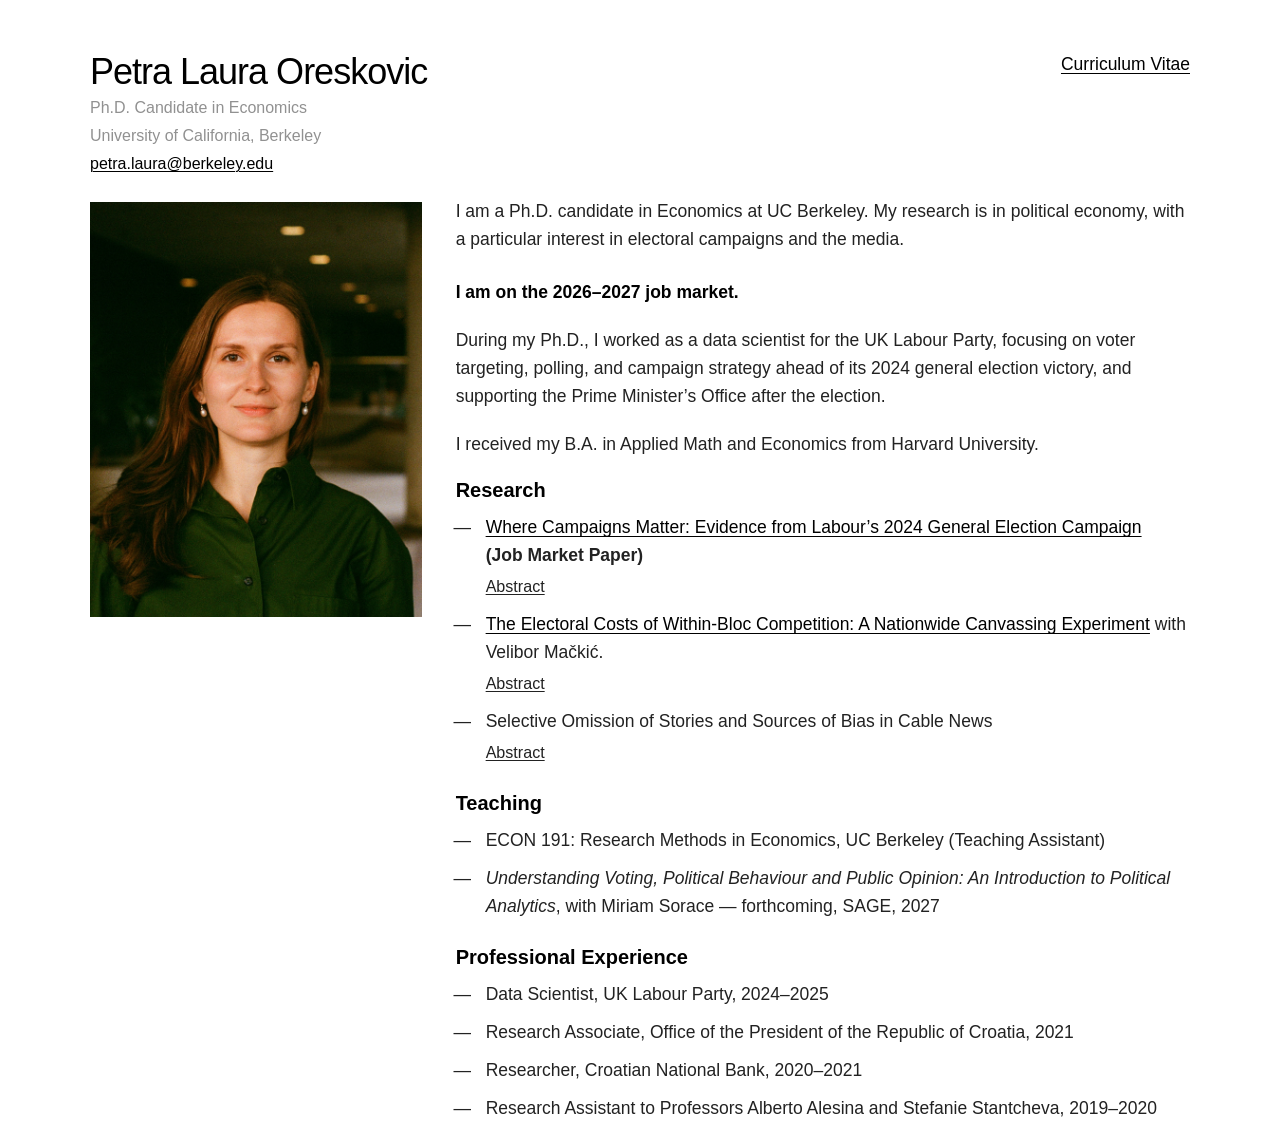
<file: index.html>
<!doctype html>
<html lang="en">
<head>
	<title>Petra Laura Oreskovic</title>
	<meta charset="utf-8" />
	<meta name="viewport" content="width=device-width, initial-scale=1.0" />
	<meta name="description" content="I am a Ph.D. candidate in Economics at UC Berkeley. My research is in political economy, with a particular interest in electoral campaigns and the media." />
	<meta name="robots" content="index, follow" />
	<link rel="canonical" href="https://petra-laura-oreskovic.eu/" />

	<script type="application/ld+json">
	{
	  "@context": "https://schema.org",
	  "@type": "Person",
	  "@id": "https://petra-laura-oreskovic.eu/#person",
	  "name": "Petra Laura Oreskovic",
	  "alternateName": [
	    "Petra Laura Orešković",
	    "Petra Oreskovic",
	    "Petra Orešković"
	  ],
	  "url": "https://petra-laura-oreskovic.eu/",
	  "jobTitle": "Ph.D. Candidate in Economics",
	  "affiliation": {
	    "@type": "CollegeOrUniversity",
	    "name": "University of California, Berkeley",
	    "url": "https://www.berkeley.edu/"
	  },
	  "alumniOf": {
	    "@type": "CollegeOrUniversity",
	    "name": "Harvard University",
	    "url": "https://www.harvard.edu/"
	  },
	  "sameAs": [
	    "https://www.linkedin.com/in/petra-laura-oreskovic-b0341714a/",
	    "https://scholar.google.com/citations?user=gCrJukQAAAAJ&hl=en"
	  ],
	  "knowsAbout": [
	    "Political Economy",
	    "Electoral Campaigns",
	    "Media Economics"
	  ]
	}
	</script>

	<script type="application/ld+json">
	{
	  "@context": "https://schema.org",
	  "@type": "WebSite",
	  "@id": "https://petra-laura-oreskovic.eu/#website",
	  "url": "https://petra-laura-oreskovic.eu/",
	  "name": "Petra Laura Oreskovic",
	  "publisher": {
	    "@id": "https://petra-laura-oreskovic.eu/#person"
	  }
	}
	</script>

	<link rel="stylesheet" href="css/normalize.css" />
	<link rel="stylesheet" href="css/main.css?v=5" />

	<style>
		/* Keep the photo column width unchanged, but make the photo itself smaller. */
		/* Compact expandable abstracts. */
		.paper-details {
			margin-top: 0.3rem;
			margin-bottom: 0.35rem;
		}

		.paper-details summary {
			display: inline-block;
			cursor: pointer;
			font-size: 0.92em;
			line-height: 1.2;
			color: inherit;
			text-decoration: underline;
			text-underline-offset: 2px;
			list-style: none;
		}

		.paper-details summary::-webkit-details-marker {
			display: none;
		}

		.paper-abstract {
			margin-top: 0.55rem;
			margin-bottom: 0.15rem;
			padding-left: 0.9rem;
			font-size: 0.88em;
			line-height: 1.42;
			text-align: justify;
			text-justify: inter-word;
		}

		.paper-abstract p {
			margin: 0;
		}

		.paper-label {
			display: inline-block;
			white-space: nowrap;
		}

	</style>
</head>
<body>
<div class="container">
	<p class="cv-topright"><a href="cv.pdf" target="_blank">Curriculum Vitae</a></p>
	<div class="row m-top-l">
		<div class="res-name m-bottom-m">
			<div class="name">
				<h1>Petra Laura Oreskovic</h1>
				<span>Ph.D. Candidate in Economics</span><br/>
				<span>University of California, Berkeley</span><br/>
				<span><a href="mailto:petra.laura@berkeley.edu">petra.laura@berkeley.edu</a></span>
			</div>
		</div>

		<div class="col-3 center">
			<div class="image profile-photo"><div class="img"></div></div>
		</div>

		<div class="col-9">
			<p>
				I am a Ph.D. candidate in Economics at UC Berkeley. My research is in political economy, with a particular interest in electoral campaigns and the media.
			</p>

			<span class="jobmarket">I am on the 2026&ndash;2027 job market.</span>

			<p class="m-top-m">
				During my Ph.D., I worked as a data scientist for the UK Labour Party, focusing on voter targeting, polling, and campaign strategy ahead of its 2024 general election victory, and supporting the Prime Minister&rsquo;s Office after the election.
			</p>

			<p class="m-top-m">
				I received my B.A. in Applied Math and Economics from Harvard University.
			</p>

			<h2 class="m-top-m">Research</h2>
			<ul class="dash">
				<li>
					<a class="paper-title" href="papers/where-campaigns-matter.pdf" target="_blank">Where Campaigns Matter: Evidence from Labour&rsquo;s 2024 General Election Campaign</a> <strong class="paper-label">(Job&nbsp;Market&nbsp;Paper)</strong>
					<details class="paper-details">
						<summary>Abstract</summary>
						<div class="paper-abstract" data-abstract-file="abstracts/where-campaigns-matter.txt">
							<p>Loading abstract...</p>
						</div>
					</details>
				</li>

				<li>
					<a class="paper-title" href="papers/within-bloc-competition.pdf" target="_blank">The Electoral Costs of Within-Bloc Competition: A Nationwide Canvassing Experiment</a> with Velibor Ma&#269;ki&#263;.
					<details class="paper-details">
						<summary>Abstract</summary>
						<div class="paper-abstract" data-abstract-file="abstracts/within-bloc-competition.txt">
							<p>Loading abstract...</p>
						</div>
					</details>
				</li>

				<li>
					<span class="paper-title">Selective Omission of Stories and Sources of Bias in Cable News</span>
					<details class="paper-details">
						<summary>Abstract</summary>
						<div class="paper-abstract" data-abstract-file="abstracts/cable-news-bias.txt">
							<p>Loading abstract...</p>
						</div>
					</details>
				</li>
			</ul>

			<h2>Teaching</h2>
			<ul class="dash">
				<li>ECON 191: Research Methods in Economics, UC Berkeley (Teaching Assistant)</li>
				<li><em>Understanding Voting, Political Behaviour and Public Opinion: An Introduction to Political Analytics</em>, with Miriam Sorace &mdash; forthcoming, SAGE, 2027</li>
			</ul>

			<h2>Professional Experience</h2>
			<ul class="dash">
				<li>Data Scientist, UK Labour Party, 2024&ndash;2025</li>
				<li>Research Associate, Office of the President of the Republic of Croatia, 2021</li>
				<li>Researcher, Croatian National Bank, 2020&ndash;2021</li>
				<li>Research Assistant to Professors Alberto Alesina and Stefanie Stantcheva, 2019&ndash;2020</li>
			</ul>
		</div>
	</div>
</div>

<script>
document.querySelectorAll("[data-abstract-file]").forEach(function (container) {
	fetch(container.dataset.abstractFile)
		.then(function (response) {
			if (!response.ok) throw new Error("Could not load abstract");
			return response.text();
		})
		.then(function (text) {
			var p = document.createElement("p");
			p.textContent = text.trim();
			container.replaceChildren(p);
		})
		.catch(function () {
			container.innerHTML = "<p>Abstract unavailable.</p>";
		});
});

function sizeAbstractsUniformly() {
	var titles = Array.from(document.querySelectorAll(".paper-title"));
	var abstracts = Array.from(document.querySelectorAll(".paper-abstract"));
	if (!titles.length || !abstracts.length) return;

	var maxTitleWidth = Math.max.apply(null, titles.map(function (title) {
		return title.getBoundingClientRect().width;
	}));

	abstracts.forEach(function (abstract) {
		abstract.style.width = Math.ceil(maxTitleWidth) + "px";
		abstract.style.maxWidth = "100%";
		abstract.style.boxSizing = "border-box";
	});
}

window.addEventListener("load", sizeAbstractsUniformly);
window.addEventListener("resize", sizeAbstractsUniformly);
</script>
</body>
</html>
</file>
<file: css/main.css>
/*
* Skeleton V2.0.4
* Copyright 2014, Dave Gamache
* www.getskeleton.com
* Free to use under the MIT license.
* http://www.opensource.org/licenses/mit-license.php
* 12/29/2014
*/

/* Overall
–––––––––––––––––––––––––––––––––––––––––––––––––– */
*{
	margin: 0;
	padding: 0;
	box-sizing: border-box;
}


/* Grid
–––––––––––––––––––––––––––––––––––––––––––––––––– */
.container{
	width: 88%;
	max-width: 1100px;
	margin: 0 auto;
	position: relative;
	display:block;
}

[class*='col-']{
	float:left;
	position: relative;
	min-height: 1px; 
	width: 100%;
}


/* For devices smaller than 550px */
@media (max-width: 550px) {
	.image {
		width: 70% !important;
		margin: 0 auto 0;
	}

  .image > .img { background-position: 50% 30% !important; }
  
	.voorkant {
		width: 70% !important;
		margin: 0 auto 0;
	}

	.RB {
		width: 95% !important;
		margin: 0 auto 0;
	}
	
	.map {
		width: 95% !important;
		margin: 0 auto 0;
	}

	.center {
		margin: 0 auto 0 !important;
		text-align: center!important;
	}
	.social {
		margin: 0 auto 0!important;
	}
	.res-name, .res-name > .name {
		display:block !important;
		text-align: center;
	}
	.name {
		display: none;
	}

	/* Mobile header spacing: reserve real space above the name */
	.container {
		padding-top: 3.75rem;
	}

	.cv-topright {
		position: absolute;
		top: 1.5rem;
		right: 0;
		margin: 0;
		text-align: right;
	}

	.row.m-top-l {
		margin-top: 0;
	}

	/* Space between portrait and introductory text */
	.row.m-top-l > .col-3.center {
		margin-bottom: 4rem !important;
	}
}

/* For devices larger than 400px */
@media (min-width: 400px) {
  .container {
		width: 94%;
		padding: 0;
	}
}

/* For devices larger than 550px */
@media (min-width: 550px) {
	.container {
		width: 94%;
	}
	.row{
		margin: 0 -15px;
	}
	
	[class*='col-']{
		padding: 0 15px;
	}
	
	.col-1{
		width: 8.33333333%;
	}
	
	.col-2{
		width: 16.66666667%;
	}
	
	.col-3{
		width: 26%;
	}
	
	.col-4{
		width: 33.33333333%;
	}
	
	.col-5{
		width: 41.66666667%;
	}
	
	.col-6{
		width: 50%;
	}
	
	.col-7{
		width: 58.33333333%;
	}
	
	.col-8{
		width: 66.66666667%;
	}
	
	.col-9{
		width: 74%;
	}
	
	.col-10{
		width: 83.33333333%;
	}
	
	.col-11{
		width: 91.66666667%;
	}
	
	.col-12{
		width: 100%;
	}
	
	.col-pull-0{
		right: 0
	}
	
	.col-pull-1{
		right: 8.33333333%
	}
	
	.col-pull-2{
		right: 16.66666667%
	}
	
	.col-pull-3{
		right: 25%
	}
	
	.col-pull-4{
		right: 33.33333333%
	}
	
	.col-pull-5{
		right: 41.66666667%
	}
	
	.col-pull-6{
		right: 50%
	}
	
	.col-pull-7{
		right: 58.33333333%
	}
	
	.col-pull-8{
		right: 66.66666667%
	}
	
	.col-pull-9{
		right: 75%
	}
	
	.col-pull-10{
		right: 83.33333333%
	}
	
	.col-pull-11{
		right: 91.66666667%
	}
	.col-pull-12{
		right: 100%
	}

	.col-push-0{
		left: 0
	}
	
	.col-push-1{
		left: 8.33333333%
	}
	
	.col-push-2{
		left: 16.66666667%
	}
	
	.col-push-3{
		left: 25%
	}
	
	.col-push-4{
		left: 33.33333333%
	}
	
	.col-push-5{
		left: 41.66666667%
	}
	
	.col-push-6{
		left: 50%
	}
	
	.col-push-7{
		left: 58.33333333%
	}
	
	.col-push-8{
		left: 66.66666667%
	}
	
	.col-push-9{
		left: 75%
	}
	
	.col-push-10{
		left: 83.33333333%
	}
	
	.col-push-11{
		left: 91.66666667%
	}
	
	.col-push-12{
		left: 100%}
	
	.col-offset-0{
		margin-left: 0
	}
	
	.col-offset-1{
		margin-left: 8.33333333%
	}
	
	.col-offset-2{
		margin-left: 16.66666667%
	}
	
	.col-offset-3{
		margin-left: 25%
	}
	
	.col-offset-4{
		margin-left: 33.33333333%
	}
	
	.col-offset-5{
		margin-left: 41.66666667%
	}
	
	.col-offset-6{
		margin-left: 50%
	}
	
	.col-offset-7{
		margin-left: 58.33333333%
	}
	
	.col-offset-8{
		margin-left: 66.66666667%
	}
	
	.col-offset-9{
		margin-left: 75%
	}
	
	.col-offset-10{
		margin-left: 83.33333333%
	}
	
	.col-offset-11{
		margin-left: 91.66666667%
	}
	
	.col-offset-12{
		margin-left: 100%
	}
}


/* Base Styles
–––––––––––––––––––––––––––––––––––––––––––––––––– */
/* NOTE
html is set to 62.5% so that all the REM measurements are based 
on 10px sizing. So basically 1.5rem = 15px */
html{
	font-size: 62.5%; 
}

body{
	font-size: 1.75rem;
	line-height: 1.6;
	font-weight: 400;
	font-family: "Helvetica Neue", Helvetica, Arial, sans-serif;
	color: #222; 
}

/* Custom
–––––––––––––––––––––––––––––––––––––––––––––––––– */

::selection {
  background: #eaeaea;
}

.image {
	position: relative;
	width: 100%;
}

.image:after {
	content: "";
	display: block;
	padding-bottom: 125%; /* 4:5 portrait ratio */
}

.image > .img {
	position: absolute;
	width: 100%;
	height: 100%;
	background-image: url(../images/picture_website.jpg);
	background-size: contain;
	background-repeat: no-repeat;
	background-position: 0% 30%;
	border-radius: 0%;
}

.imageLF {
  width: 50%;
  max-width: 480px;
  height: auto;
  display: block;
  margin-left: auto;
  margin-right: auto;
}

.map {
  width: 100%;
  max-width: 480px;
  height: auto;
  display: block;
  margin-left: auto;
  margin-right: auto;
}

.akte {
  width: 100%;
  max-width: 720px;
  height: auto;
  display: block;
  margin-left: auto;
  margin-right: auto;
}

.stamboom {
  width: 100%;
  max-width: 1440px;
  height: auto;
  display: block;
  margin-left: auto;
  margin-right: auto;
}


.voorkant {
	position: relative;
	width: 95%;
}

.voorkant:after {
	content: "";
	display: block;
	padding-bottom: 100%;
}

.voorkant > .img {
	position: absolute;
	width: 100%;
	height: 100%;
	background-image: url(../images/voorkant.jpg);
	background-size: contain;
	background-repeat: no-repeat;
	background-position: 50% 30%;
	border-radius: 0%;
}

.RB {
	position: relative;
	width: 350%;
}

.RB:after {
	content: "";
	display: block;
	padding-bottom: 100%;
}

.RB > .img {
	position: absolute;
	width: 100%;
	height: 100%;
	background-image: url(../images/RB.jpg);
	background-size: contain;
	background-repeat: no-repeat;
	background-position: 0% 30%;
	border-radius: 0%;
}

.social {
	margin: 0;	
	width: 74px;
}

.btn-tw {
	float: left;
	margin-right: 7px;
	display: block;
	color: #ffffff;
	background: #949494;
	border-radius: 50%;
	cursor: pointer;
}

.fa {
	padding: 10px;
}
.btn-li {
	float: left;
	display: block;
	color: #ffffff;
	background: #949494;
	border-radius: 50%;
	cursor: pointer;
}

.btn-tw:hover, .btn-li:hover{
	color: #ffffff;
	background: #000000;
}

.name > h1 {
	margin: 0;
}

.name > span {
	margin: 0;
	font-size: 1.6rem;
	color: #919191;
}

.jobmarket {
  display: block;
  margin-top: 0.2em;
  font-weight: 700;
  color: #000; /* force black */
}

.cv-link {
  margin-top: 0.6em;
}

.cv-topright {
  position: absolute;
  top: 0;
  right: 0;
  margin: 0;
}

.home {
	text-decoration: none;
	color: inherit;
}

.home:hover {
	text-decoration: underline;
	color: inherit;
}

.res-name {
	display: block;
}

@media (min-width: 550px) {
	.row.m-top-l {
		display: grid;
		grid-template-columns: 40% 60%;
		grid-template-areas:
			"header header"
			"sidebar main";
	}
	.row.m-top-l > .res-name {
		grid-area: header;
		padding: 0 15px;
	}
	.row.m-top-l > .col-3 {
		grid-area: sidebar;
		float: none;
		width: auto;
	}
	.row.m-top-l > .col-9 {
		grid-area: main;
		float: none;
		width: auto;
	}

	.row.m-top-l.no-sidebar {
		display: block;
	}
	.row.m-top-l.no-sidebar > .col-9 {
		width: 100%;
	}
	.row.m-top-l.no-sidebar .col-9 p,
	.row.m-top-l.no-sidebar .col-9 ol,
	.row.m-top-l.no-sidebar .col-9 ul {
		max-width: 100ch;
		margin-left: auto;
		margin-right: auto;
	}
}

.badge{
	display:inline-block;
	font-weight: bold;
	text-transform: uppercase;
	color: #f00066;
}

#three-columns {
    width:500px;
        -moz-column-count: 3;
        -moz-column-gap: 20px;
        -webkit-column-count: 3;
        -webkit-column-gap: 20px;
        column-count: 3;
        column-gap: 20px;
    }


/* Typography
–––––––––––––––––––––––––––––––––––––––––––––––––– */
h1, h2, h3, h4, h5, h6{
	margin-bottom: 2rem;
	font-weight: 300; 
	color: #000000;
}

h1{
	font-size: 3.6rem; 
	line-height: 1.2; 
	letter-spacing: -.1rem;
}

h2{
	font-size: 2.0rem;
	margin-bottom: 1rem;	
	line-height: 1.25; 
	font-weight:bold;
}

h3{
	font-size: 2.4rem; 
	line-height: 1.3; 
	letter-spacing: -.1rem;
}

h4{
	font-size: 1.8rem; 
	margin-bottom: 1rem;	
	line-height: 1.35; 
	letter-spacing: -.08rem;
}

h5{
	font-size: 1.5rem; 
	line-height: 1.5; 
	letter-spacing: -.05rem;
}

h6{
	font-size: 1.3rem; 
	line-height: 1.6; 
	letter-spacing: 0;
}

/* Larger than phablet */
@media (min-width: 550px){
	h1{
		font-size: 3.6rem;
	}
	
	h2{
		font-size: 2.0rem;
	}
	
	h3{
		font-size: 3.0rem;
	}
	
	h4{
		font-size: 2.4rem;
	}
	
	h5{
		font-size: 1.5rem;
	}
	
	h6{
		font-size: 1.3rem;
	}
}

/* Typography
–––––––––––––––––––––––––––––––––––––––––––––––––– */
a {
	color: #000;
	text-decoration-line: underline;
	text-decoration-thickness: 1.45px;
	text-underline-offset: 0.15em;
}

a:hover {
	text-decoration-thickness: 1.7px;
}

/* Buttons
–––––––––––––––––––––––––––––––––––––––––––––––––– */
.button, button, input[type="submit"], input[type="reset"], input[type="button"]{
	display: inline-block;
	height: 38px;
	padding: 0 30px;
	color: #555;
	text-align: center;
	font-size: 11px;
	font-weight: 600;
	line-height: 38px;
	letter-spacing: .1rem;
	text-transform: uppercase;
	text-decoration: none;
	white-space: nowrap;
	background-color: transparent;
	border-radius: 4px;
	border: 1px solid #bbb;
	cursor: pointer;
	box-sizing: border-box; 
}

.button:hover, button:hover, input[type="submit"]:hover, input[type="reset"]:hover, input[type="button"]:hover, .button:focus, button:focus, input[type="submit"]:focus, input[type="reset"]:focus, input[type="button"]:focus{
	color: #333;
	border-color: #888;
	outline: 0;
}

.button.button-primary, button.button-primary, input[type="submit"].button-primary, input[type="reset"].button-primary, input[type="button"].button-primary{
	color: #FFF;
	background-color: #33C3F0;
	border-color: #33C3F0;
}

.button.button-primary:hover, button.button-primary:hover, input[type="submit"].button-primary:hover, input[type="reset"].button-primary:hover, input[type="button"].button-primary:hover, .button.button-primary:focus, button.button-primary:focus, input[type="submit"].button-primary:focus,input[type="reset"].button-primary:focus, input[type="button"].button-primary:focus{
	color: #FFF;
	background-color: #1EAEDB;
	border-color: #1EAEDB;
}

/* Forms
–––––––––––––––––––––––––––––––––––––––––––––––––– */
input[type="email"],input[type="number"],input[type="search"],input[type="text"],input[type="tel"],input[type="url"],input[type="password"],textarea, select{
	height: 38px;
	padding: 6px 10px;
	background-color: #fff;
	border: 1px solid #D1D1D1;
	border-radius: 4px;
	box-shadow: none;
	box-sizing: border-box; 
}

input[type="email"], input[type="number"], input[type="search"], input[type="text"],input[type="tel"], input[type="url"], input[type="password"], textarea{
	-webkit-appearance: none;
	-moz-appearance: none;
	appearance: none;
}

textarea {
	min-height: 65px;
	padding-top: 6px;
	padding-bottom: 6px;
}

input[type="email"]:focus, input[type="number"]:focus, input[type="search"]:focus, input[type="text"]:focus,input[type="tel"]:focus, input[type="url"]:focus,input[type="password"]:focus, textarea:focus,select:focus{
	border: 1px solid #33C3F0;
	outline: 0;
}

label,legend{
	display: block;
	margin-bottom: .5rem;
	font-weight: 600;
}

fieldset{
	padding: 0;
	border-width: 0;
}

input[type="checkbox"], input[type="radio"]{
	display: inline;
}

label > .label-body{
	display: inline-block;
	margin-left: .5rem;
	font-weight: normal;
}


/* Lists
–––––––––––––––––––––––––––––––––––––––––––––––––– */
ul{
	list-style: disc outside;
}

ol{
	list-style: decimal inside;
}

ol, ul{
	padding-left: 0;
	margin-top: 0;
	margin-left: 30px;
}

ul ul, ul ol, ol ol, ol ul {
	margin: 1.5rem 0 1.5rem 3rem;
	font-size: 90%; }

li {
	margin-bottom: 1rem;
	padding-left: 5px;
}
  

/* Code
–––––––––––––––––––––––––––––––––––––––––––––––––– */
code{
	padding: .2rem .5rem;
	margin: 0 .2rem;
	font-size: 90%;
	white-space: nowrap;
	background: #F1F1F1;
	border: 1px solid #E1E1E1;
	border-radius: 4px;
}

pre > code {
	display: block;
	padding: 1rem 1.5rem;
	white-space: pre;
}


/* Tables
–––––––––––––––––––––––––––––––––––––––––––––––––– */

 .centertable {
  margin-left: auto;
  margin-right: auto;
} 

th, td{
	padding: 12px 15px;
	text-align: left;
	border-bottom: 1px solid #E1E1E1;
}

th:first-child, td:first-child{
	padding-left: 0;
}

th:last-child, td:last-child{
	padding-right: 0;
}

/* Spacing
–––––––––––––––––––––––––––––––––––––––––––––––––– */
button, .button{
	margin-bottom: 1rem;
}

input, textarea, select, fieldset {
	margin-bottom: 1.5rem;
}

pre, blockquote, dl, figure, table, p, ul, ol, form{
	margin-bottom: 2.5rem;
}


/* Misc
–––––––––––––––––––––––––––––––––––––––––––––––––– */
hr{
	margin-top: 1rem;
	margin-bottom: 1.5rem;
	border-width: 0;
	border-top: 1px solid #E1E1E1;
}

.m-bottom-m {
	margin-bottom: 2rem;	
} 
.m-top-m {
	margin-top: 2rem;
	margin-bottom: 1rem;	
} 
 
.m-top-l {
	margin-top: 5rem;
}
 
/* Clearing
–––––––––––––––––––––––––––––––––––––––––––––––––– */
.row:after{
	content: "";
	display: table;
	clear: both;
}

.u-clr:after{
	content: "";
	display: table;
	clear: both;
}

ul.dash {
  list-style-position: outside; 
  margin-left: 2.00rem;  /* shift list so marker aligns under heading */
  padding-left: 0.5rem;  /* small indent for text after the dash */
}
ul.dash li::marker { content: "—  "; }

/* Collapsible "Other" section */
.other-toggle {
  cursor: pointer;
}

/* Default state: closed, triangle pointing right */
.other-toggle::after {
  content: "▸";
  display: inline-block;
  margin-left: 0.3em;
}

/* Open state: triangle pointing down */
.other-toggle.open::after {
  content: "▾";
}

/* List is hidden by default */
#other-list {
  display: none;
}
/* Homepage layout correction. Override the original 40/60 grid directly.
   Photo and introduction share their existing grid row.
   Only the introduction moves closer; the photo remains at the left edge. */
@media (min-width: 550px) {
  .row.m-top-l {
    grid-template-columns: 32.8% 67.2%;
  }
  .row.m-top-l > .col-3 {
    padding-right: 15px;
  }
  .row.m-top-l > .col-3 .profile-photo {
    width: 97.6%; /* keeps the portrait itself essentially the same size */
    margin-top: 5px; /* tiny upward adjustment */
    text-align: left;
  }
  .row.m-top-l > .col-3 .profile-photo .img {
    transform: none;
    background-position: 0% 30%;
  }
  .row.m-top-l > .col-9 {
    padding-left: 10px; /* slightly more breathing room beside the portrait */
    padding-right: 15px;
    margin-left: 0;
  }
  .row.m-top-l > .col-9 > p:first-child {
    margin-top: 0;
  }
}
</file>
